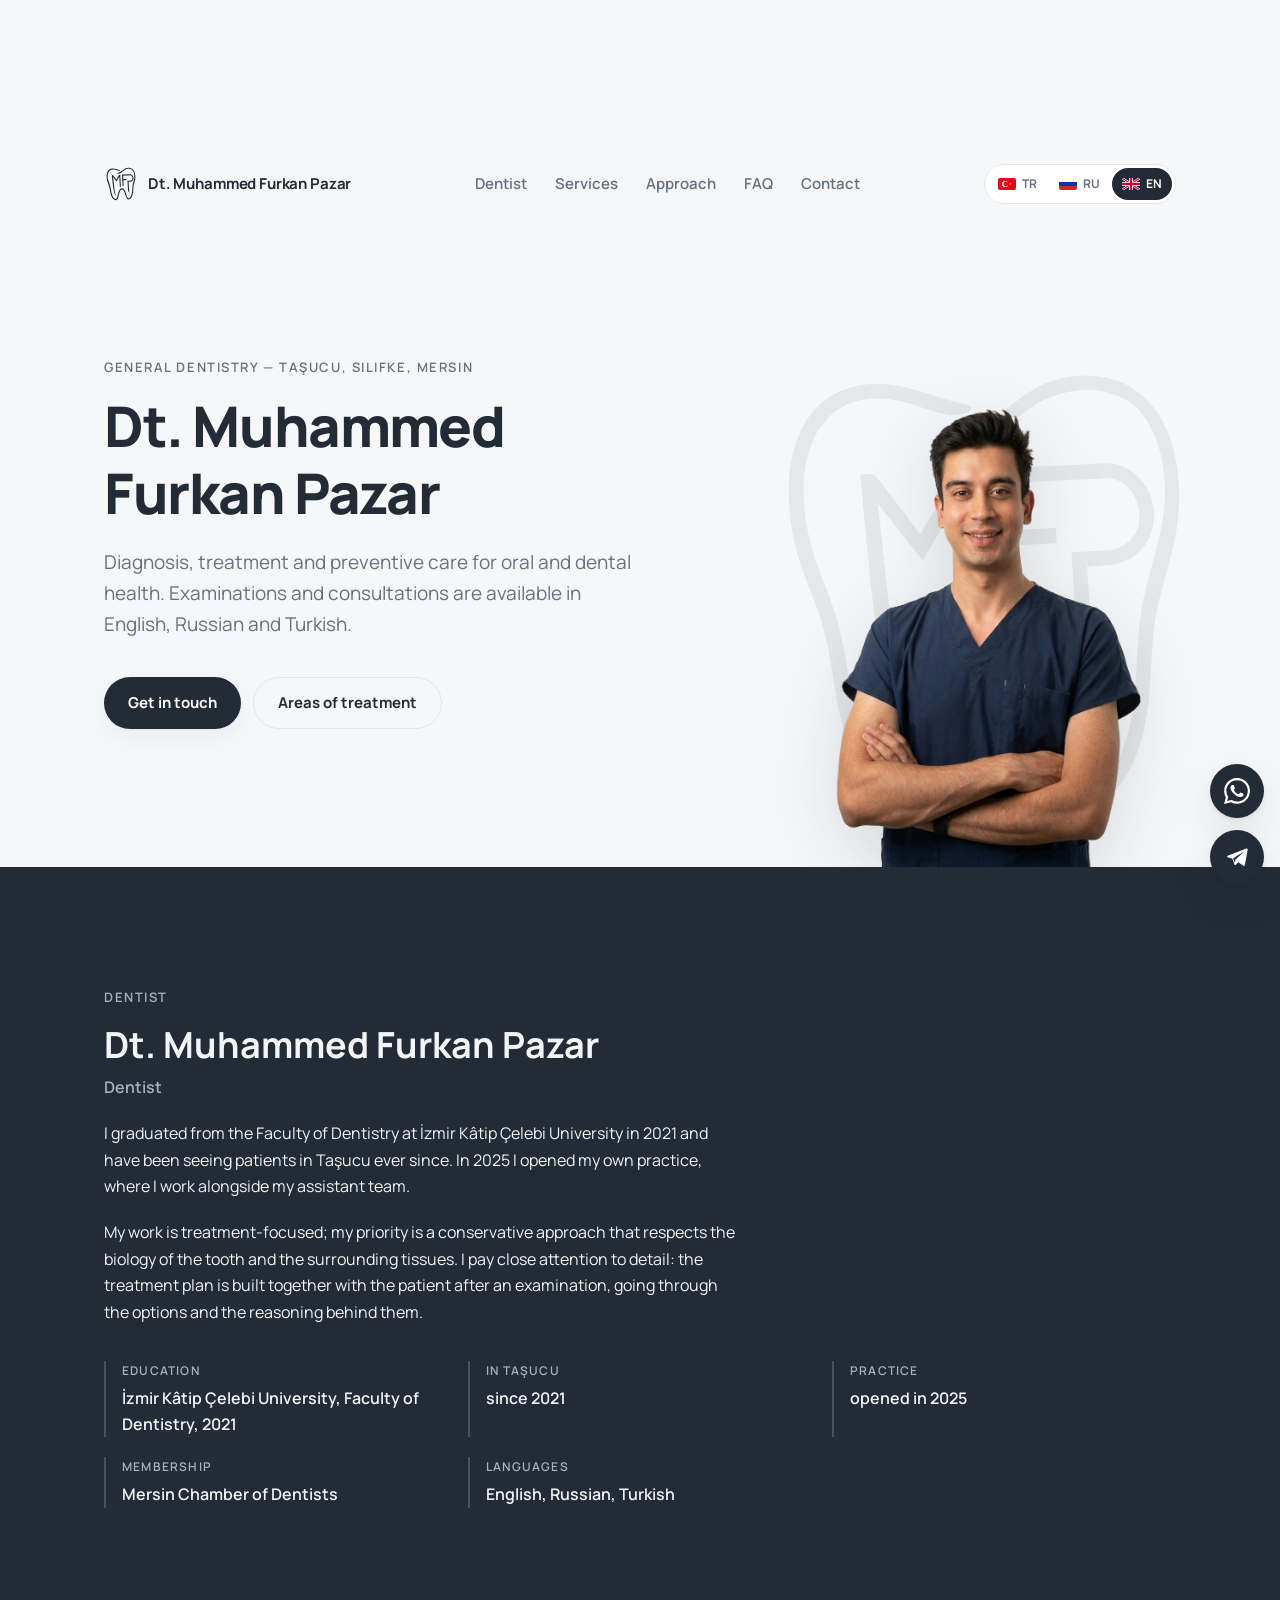
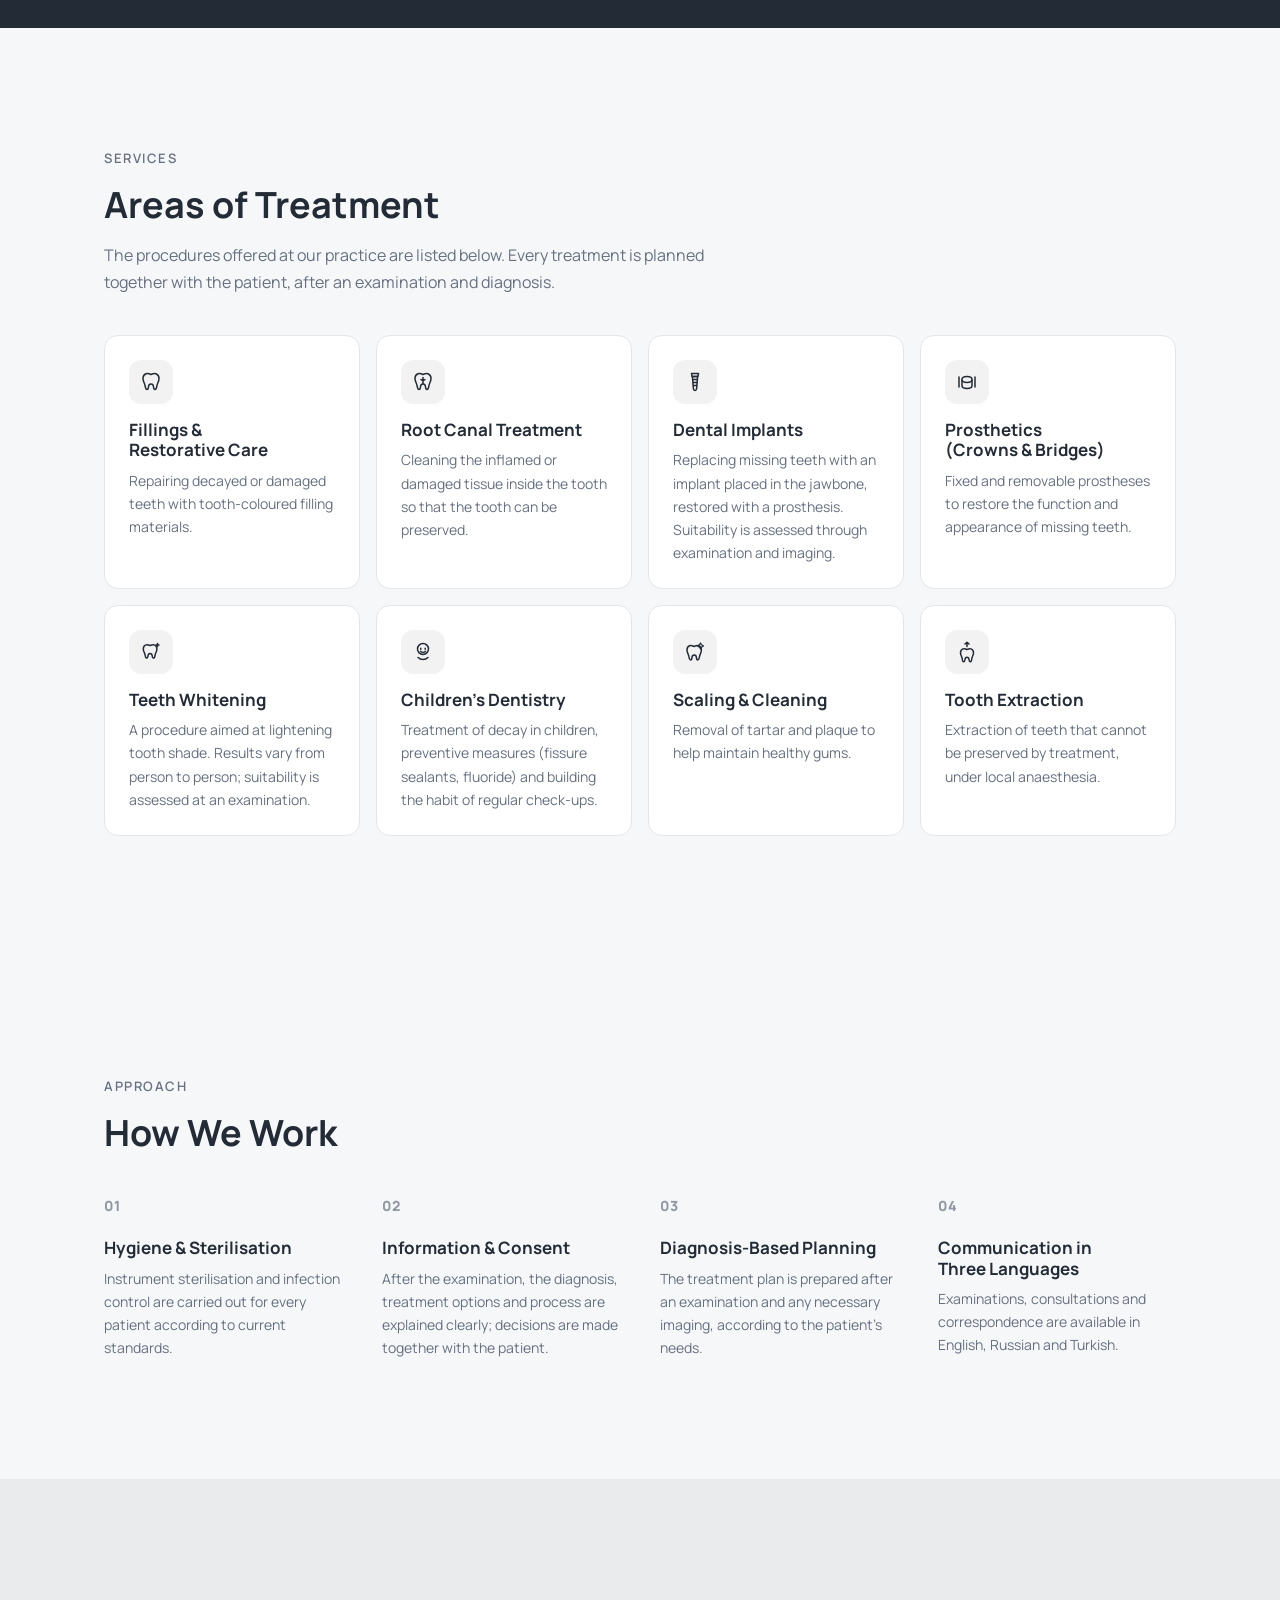
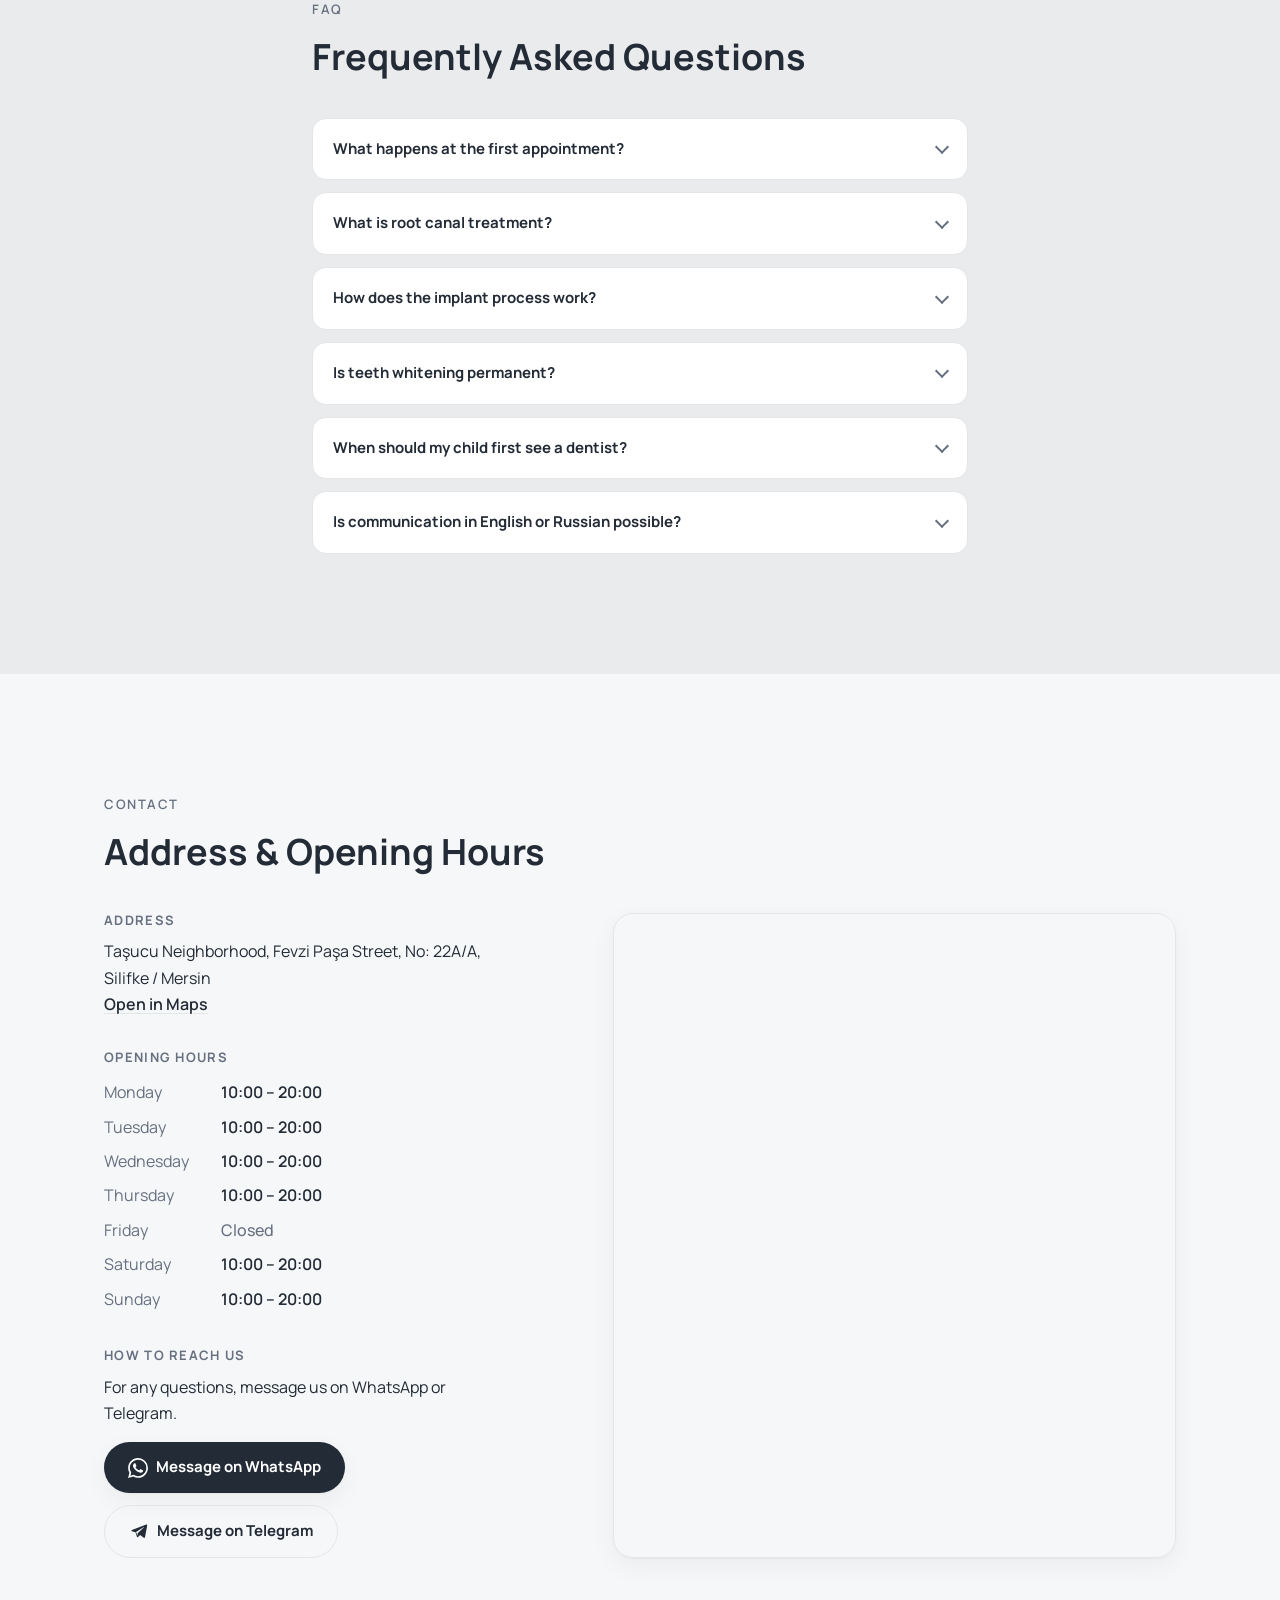
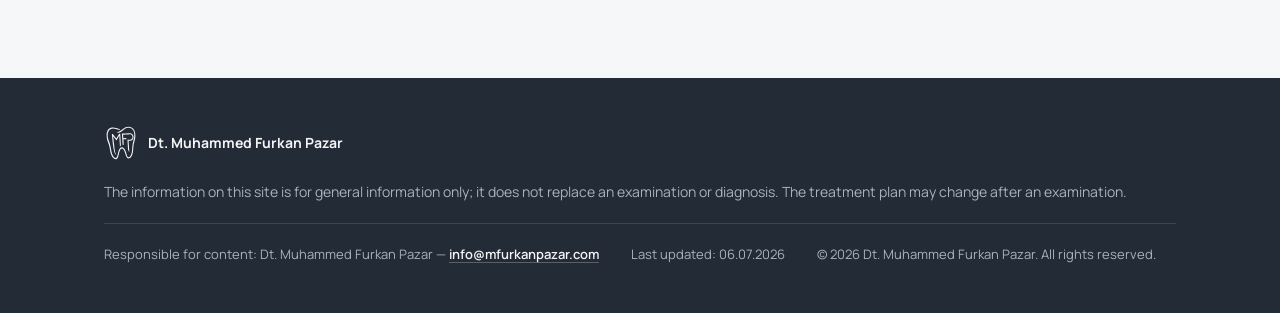
<file: index.html>
<!DOCTYPE html>
<html lang="tr">
<head>
  <meta charset="UTF-8">
  <meta name="viewport" content="width=device-width, initial-scale=1.0, viewport-fit=cover">
  <meta http-equiv="Content-Security-Policy" content="default-src 'self'; script-src 'self'; style-src 'self'; img-src 'self' data:; font-src 'self'; connect-src 'self'; frame-src https://www.google.com https://maps.google.com https://consent.google.com; base-uri 'self'; form-action 'none'; object-src 'none'">
  <meta name="referrer" content="strict-origin-when-cross-origin">
  <meta name="color-scheme" content="light">
  <meta name="theme-color" content="#232b36">

  <title>Dt. Muhammed Furkan Pazar — Diş Hekimi | Taşucu, Silifke, Mersin</title>
  <meta name="description" content="Taşucu, Silifke'de genel diş hekimliği muayenehanesi. Dolgu, kanal tedavisi, implant, protez ve koruyucu uygulamalar. Türkçe, Rusça ve İngilizce iletişim.">

  <link rel="canonical" href="https://mfurkanpazar.com/">
  <meta property="og:type" content="website">
  <meta property="og:url" content="https://mfurkanpazar.com/">
  <meta property="og:title" content="Dt. Muhammed Furkan Pazar — Diş Hekimi | Taşucu, Silifke, Mersin">
  <meta property="og:description" content="Taşucu, Silifke'de genel diş hekimliği muayenehanesi. Türkçe, Rusça ve İngilizce iletişim.">
  <meta property="og:image" content="https://mfurkanpazar.com/assets/apple-touch-icon.png">

  <link rel="icon" type="image/svg+xml" href="assets/favicon.svg">
  <link rel="icon" type="image/png" sizes="32x32" href="assets/favicon-32.png">
  <link rel="apple-touch-icon" href="assets/apple-touch-icon.png">

  <link rel="preload" href="assets/fonts/manrope-latin.woff2" as="font" type="font/woff2" crossorigin>
  <link rel="stylesheet" href="css/fonts.css">
  <link rel="stylesheet" href="css/style.css?v=20260705-2">

  <script src="js/i18n.js" defer></script>
  <script src="js/ui.js" defer></script>
</head>
<body>

  <a class="skip-link" href="#main" data-i18n="nav.skip">İçeriğe geç</a>

  <!-- ═══ SVG sprite: logo, service icons, flags, messaging icons ═══ -->
  <svg xmlns="http://www.w3.org/2000/svg" style="display:none" aria-hidden="true">
    <defs>
      <symbol id="logo" viewBox="0 0 160 160">
        <path transform="matrix(1,0,0,-1,97.3529,14.088104)" d="M0 0C-3.154-2.045-5.985-4.67-8.856-7.14-14.984-12.611-21.992-17.046-30.175-17.354-31.387-17.401-32.656-17.341-33.763-17.166-34.934-16.959-37.972-16.37-36.355-15.261-35.152-14.626-33.258-14.246-31.806-13.9-17.479-11.073-8.912 2.093 4.151 7.779 8.611 9.668 13.3 10.464 18.405 10.385 43.595 10.283 52.736-15.195 49.944-39.471 48.845-52.004 43.57-63.415 41.858-75.866 39.984-91.021 41.294-106.66 35.619-121.112 33.297-127.107 29.591-133.645 24.384-136.847 19.205-140.094 13.821-138.369 10.31-133.573 2.68-123.026 2.637-108.476-4.864-97.877-14.507-84.701-21.337-95.884-24.987-108.114-28.307-118.323-28.594-135.264-37.378-140.927-40.07-142.529-43.405-142.539-46.299-141.487-58.368-136.749-65.149-117.869-67.748-105.626-69.708-96.391-70.518-86.922-72.954-77.799-75.41-68.307-80.096-59.613-82.54-50.086-84.208-43.663-85.086-37.018-85.13-30.352-85.32-13.408-78.96 3.328-61.323 6.773-49.763 9.402-39.394 4.623-28.734 1.577-27.06 1.129-25.126 .75-23.523 .229-22.725-.04-22.166-.334-21.92-.654-20.944-2.276-25.653-3.208-27.319-3.23-30.949-3.377-34.464-2.158-37.902-1.051-69.27 11.349-84.716-10.485-78.68-42.964-76.847-53.238-72.334-62.17-69.179-71.836-64.219-86.72-64.431-102.729-58.792-117.445-56.243-124.178-50.216-135.613-43.088-136.589-37.589-136.581-35.516-129.506-34.298-124.931-31.471-114.338-29.966-100.535-23.223-91.62-17.409-84.386-8.786-84.867-3.021-91.945 3.548-99.75 6.37-109.815 9.322-119.496 10.526-123.19 11.75-127.178 14.24-130.135 19.425-136.275 25.32-129.925 28.278-124.735 35.526-112.015 35.079-96.785 36.084-82.507 36.428-77.235 36.984-72.197 38.074-67.063 40.951-53.294 46.345-41.227 45.385-26.717 44.974-19.218 43.258-11.418 39.147-5.176 38.143-3.557 37.066-2.005 35.732-.727 33.938 1.128 31.072 2.617 28.486 3.5 24.296 5.027 20.994 5.886 16.73 5.442 10.877 4.969 4.98 3.292 .056 .037"/>
        <path transform="matrix(1,0,0,-1,115.8078,69.9681)" d="M0 0 3.396-53.14 .844-48.926-2.695-41.331-5.436 4.928 7.605 5.672C12.223 6.155 16.772 9.598 17.917 14.347 18.599 19 17.913 21.902 15.465 26.045 10.67 32.117 6.076 30.488-.511 30.268-8.95 29.986-17.395 29.605-25.838 29.043L-24.752 12.717-10.869 13.374-10.529 8.092-24.424 7.352-23.1-18.655-28.195-19.005-31.597 34.135C-21.01 34.408-10.433 35.147 .168 35.547 5.604 35.752 8.997 36.715 14.159 33.843 24.604 28.033 26.63 12.136 17.152 4.23 11.99-.076 6.248 .446 0 0"/>
        <path transform="matrix(1,0,0,-1,76.3979,36.5363)" d="M0 0 3.079-55.45C2.893-57.024-.974-58.917-1.363-60.88L-4.418-10.204-5.46-10.426-17.674-31.319-33.293-11.614-26.407-73.279C-24.974-82.712-23.144-92.051-19.03-100.65-25.807-94.179-28.476-83.758-30.472-74.674-32.304-66.343-33.541-57.532-34.607-49.043-36.57-33.406-37.726-17.653-39.387-1.979-39.137-1.075-34.797-1.222-34.121-1.734L-18.517-22.164-4.926 0Z"/>
      </symbol>

      <!-- service icons: 24x24, stroke-based, minimal -->
      <symbol id="ic-tooth" viewBox="0 0 24 24">
        <path d="M12 4.5c-1.8-.9-3.6-1.4-5-.8C4.8 4.6 4 6.4 4 8.5c0 3.2 1.6 4.2 2.1 7.4.3 1.9.9 3.6 1.9 3.6s1.4-1.3 1.5-2.8c.1-1.4.7-2.7 2.5-2.7s2.4 1.3 2.5 2.7c.1 1.5.5 2.8 1.5 2.8s1.6-1.7 1.9-3.6C18.4 12.7 20 11.7 20 8.5c0-2.1-.8-3.9-3-4.8-1.4-.6-3.2-.1-5 .8Z" fill="none" stroke="currentColor" stroke-width="1.5" stroke-linejoin="round"/>
      </symbol>
      <symbol id="ic-root" viewBox="0 0 24 24">
        <path d="M12 4.5c-1.8-.9-3.6-1.4-5-.8C4.8 4.6 4 6.4 4 8.5c0 3.2 1.6 4.2 2.1 7.4.3 1.9.9 3.6 1.9 3.6s1.4-1.3 1.5-2.8c.1-1.4.7-2.7 2.5-2.7s2.4 1.3 2.5 2.7c.1 1.5.5 2.8 1.5 2.8s1.6-1.7 1.9-3.6C18.4 12.7 20 11.7 20 8.5c0-2.1-.8-3.9-3-4.8-1.4-.6-3.2-.1-5 .8Z" fill="none" stroke="currentColor" stroke-width="1.5" stroke-linejoin="round"/>
        <path d="M12 7.5v6M10 9.5l2 1.5 2-1.5" fill="none" stroke="currentColor" stroke-width="1.5" stroke-linecap="round" stroke-linejoin="round"/>
      </symbol>
      <symbol id="ic-implant" viewBox="0 0 24 24">
        <path d="M8.5 3.5h7l-.6 3h-5.8l-.6-3Z" fill="none" stroke="currentColor" stroke-width="1.5" stroke-linejoin="round"/>
        <path d="M9.4 6.5h5.2l-1 12.2c-.1 1-.7 1.8-1.6 1.8s-1.5-.8-1.6-1.8L9.4 6.5Z" fill="none" stroke="currentColor" stroke-width="1.5" stroke-linejoin="round"/>
        <path d="M9.8 9.5h4.4M10.1 12.5h3.8M10.4 15.5h3.2" stroke="currentColor" stroke-width="1.5" stroke-linecap="round"/>
      </symbol>
      <symbol id="ic-crown" viewBox="0 0 24 24">
        <path d="M7 9.5c0-1.7 2.2-3 5-3s5 1.3 5 3v6c0 1.7-2.2 3-5 3s-5-1.3-5-3v-6Z" fill="none" stroke="currentColor" stroke-width="1.5"/>
        <path d="M7 9.5c0 1.7 2.2 3 5 3s5-1.3 5-3" fill="none" stroke="currentColor" stroke-width="1.5"/>
        <path d="M4 7v10M20 7v10" stroke="currentColor" stroke-width="1.5" stroke-linecap="round"/>
      </symbol>
      <symbol id="ic-sparkle" viewBox="0 0 24 24">
        <path d="M11 5.5c-1.5-.7-3-1.1-4.2-.6C5 5.6 4.3 7.1 4.3 8.9c0 2.7 1.4 3.5 1.8 6.2.3 1.6.8 3 1.6 3s1.2-1.1 1.3-2.3c.1-1.2.6-2.3 2.1-2.3s2 1.1 2.1 2.3c.1 1.2.5 2.3 1.3 2.3s1.4-1.4 1.6-3c.4-2.7 1.8-3.5 1.8-6.2 0-1.8-.7-3.3-2.5-4-1.2-.5-2.7-.1-4.4.6Z" fill="none" stroke="currentColor" stroke-width="1.5" stroke-linejoin="round"/>
        <path d="M18.5 3.5v3M17 5h3" stroke="currentColor" stroke-width="1.5" stroke-linecap="round"/>
      </symbol>
      <symbol id="ic-child" viewBox="0 0 24 24">
        <circle cx="12" cy="9" r="5.5" fill="none" stroke="currentColor" stroke-width="1.5"/>
        <path d="M9.8 8.2v1M14.2 8.2v1" stroke="currentColor" stroke-width="1.5" stroke-linecap="round"/>
        <path d="M9.5 11.2c.7.8 1.5 1.2 2.5 1.2s1.8-.4 2.5-1.2" fill="none" stroke="currentColor" stroke-width="1.5" stroke-linecap="round"/>
        <path d="M7 17.5c1.4 1.3 3 2 5 2s3.6-.7 5-2" fill="none" stroke="currentColor" stroke-width="1.5" stroke-linecap="round"/>
      </symbol>
      <symbol id="ic-clean" viewBox="0 0 24 24">
        <path d="M11 6.5c-1.6-.8-3.2-1.2-4.5-.7C4.6 6.6 4 8.2 4 10c0 2.9 1.5 3.8 1.9 6.7.3 1.7.8 3.2 1.7 3.2s1.3-1.2 1.4-2.5c.1-1.3.6-2.4 2.2-2.4s2.1 1.1 2.2 2.4c.1 1.3.5 2.5 1.4 2.5s1.4-1.5 1.7-3.2c.4-2.9 1.9-3.8 1.9-6.7 0-1.8-.6-3.4-2.5-4.2-1.3-.5-2.9-.1-4.9.7Z" fill="none" stroke="currentColor" stroke-width="1.5" stroke-linejoin="round"/>
        <path d="M17.5 3l1 1.8L20.5 6l-2 1.2-1 1.8-1-1.8L14.5 6l2-1.2 1-1.8Z" fill="none" stroke="currentColor" stroke-width="1.2" stroke-linejoin="round"/>
      </symbol>
      <symbol id="ic-extract" viewBox="0 0 24 24">
        <path d="M12 9.5c-1.5-.7-3-1.1-4.1-.6-1.8.7-2.4 2.2-2.4 3.9 0 2.6 1.3 3.4 1.7 6 .2 1.5.7 2.9 1.5 2.9s1.2-1 1.3-2.2c.1-1.2.5-2.2 2-2.2s1.9 1 2 2.2c.1 1.2.4 2.2 1.3 2.2s1.3-1.4 1.5-2.9c.4-2.6 1.7-3.4 1.7-6 0-1.7-.6-3.2-2.4-3.9-1.1-.5-2.6-.1-4.1.6Z" fill="none" stroke="currentColor" stroke-width="1.5" stroke-linejoin="round"/>
        <path d="M12 6.5V2.5M10 4l2-1.8L14 4" fill="none" stroke="currentColor" stroke-width="1.5" stroke-linecap="round" stroke-linejoin="round"/>
      </symbol>

      <!-- messaging icons -->
      <symbol id="ic-whatsapp" viewBox="0 0 24 24">
        <path d="M17.472 14.382c-.297-.149-1.758-.867-2.03-.967-.273-.099-.471-.148-.67.15-.197.297-.767.966-.94 1.164-.173.199-.347.223-.644.075-.297-.15-1.255-.463-2.39-1.475-.883-.788-1.48-1.761-1.653-2.059-.173-.297-.018-.458.13-.606.134-.133.298-.347.446-.52.149-.174.198-.298.298-.497.099-.198.05-.371-.025-.52-.075-.149-.669-1.612-.916-2.207-.242-.579-.487-.5-.669-.51-.173-.008-.371-.01-.57-.01-.198 0-.52.074-.792.372-.272.297-1.04 1.016-1.04 2.479 0 1.462 1.065 2.875 1.213 3.074.149.198 2.096 3.2 5.077 4.487.709.306 1.262.489 1.694.625.712.227 1.36.195 1.871.118.571-.085 1.758-.719 2.006-1.413.248-.694.248-1.289.173-1.413-.074-.124-.272-.198-.57-.347m-5.421 7.403h-.004a9.87 9.87 0 0 1-5.031-1.378l-.361-.214-3.741.982.998-3.648-.235-.374a9.86 9.86 0 0 1-1.51-5.26c.001-5.45 4.436-9.884 9.888-9.884 2.64 0 5.122 1.03 6.988 2.898a9.825 9.825 0 0 1 2.893 6.994c-.003 5.45-4.437 9.884-9.885 9.884m8.413-18.297A11.815 11.815 0 0 0 12.05 0C5.495 0 .16 5.335.157 11.892c0 2.096.547 4.142 1.588 5.945L.057 24l6.305-1.654a11.882 11.882 0 0 0 5.683 1.448h.005c6.554 0 11.89-5.335 11.893-11.893a11.821 11.821 0 0 0-3.48-8.413Z" fill="currentColor"/>
      </symbol>
      <symbol id="ic-telegram" viewBox="0 0 24 24">
        <path d="M20.7 4.2 3.5 10.8c-.8.3-.8 1.1-.1 1.4l4.4 1.4 1.7 5.2c.2.6.9.8 1.4.3l2.4-2.3 4.5 3.3c.5.4 1.2.1 1.4-.5l2.6-13.9c.2-1-.5-1.7-1.1-1.5ZM8.5 13.2l9.3-5.9c.2-.1.4.1.2.3l-7.6 7-.3 3-1.6-4.4Z" fill="currentColor"/>
      </symbol>

      <!-- flags -->
      <symbol id="flag-tr" viewBox="0 0 24 16">
        <rect width="24" height="16" fill="#E30A17"/>
        <circle cx="9.5" cy="8" r="4" fill="#fff"/>
        <circle cx="10.5" cy="8" r="3.2" fill="#E30A17"/>
        <path d="m15.2 8 2.6.85-1.6-2.2v2.7l1.6-2.2Z" fill="#fff"/>
      </symbol>
      <symbol id="flag-ru" viewBox="0 0 24 16">
        <rect width="24" height="16" fill="#fff"/>
        <rect y="5.33" width="24" height="5.34" fill="#0039A6"/>
        <rect y="10.67" width="24" height="5.33" fill="#D52B1E"/>
      </symbol>
      <symbol id="flag-en" viewBox="0 0 24 16">
        <rect width="24" height="16" fill="#012169"/>
        <path d="M0 0l24 16M24 0L0 16" stroke="#fff" stroke-width="3.2"/>
        <path d="M0 0l24 16M24 0L0 16" stroke="#C8102E" stroke-width="1.6"/>
        <path d="M12 0v16M0 8h24" stroke="#fff" stroke-width="5.4"/>
        <path d="M12 0v16M0 8h24" stroke="#C8102E" stroke-width="3.2"/>
      </symbol>
    </defs>
  </svg>

  <!-- ═══ Header ═══ -->
  <header class="header" id="top">
    <div class="container header-inner">
      <a href="#top" class="brand" aria-label="Dt. Muhammed Furkan Pazar">
        <svg class="brand-mark" aria-hidden="true"><use href="#logo"/></svg>
        <span class="brand-name">Dt. Muhammed Furkan Pazar</span>
      </a>

      <nav class="nav" id="site-nav" aria-label="Site">
        <a href="#doctor" data-i18n="nav.doctor">Hekim</a>
        <a href="#services" data-i18n="nav.services">Hizmetler</a>
        <a href="#approach" data-i18n="nav.approach">Yaklaşım</a>
        <a href="#faq" data-i18n="nav.faq">SSS</a>
        <a href="#contact" data-i18n="nav.contact">İletişim</a>
      </nav>

      <div class="header-right">
        <div class="lang-switch" role="group" aria-label="Language">
          <button type="button" data-lang="tr" aria-pressed="false" lang="tr" title="Türkçe">
            <svg class="flag" aria-hidden="true"><use href="#flag-tr"/></svg><span>TR</span>
          </button>
          <button type="button" data-lang="ru" aria-pressed="false" lang="ru" title="Русский">
            <svg class="flag" aria-hidden="true"><use href="#flag-ru"/></svg><span>RU</span>
          </button>
          <button type="button" data-lang="en" aria-pressed="false" lang="en" title="English">
            <svg class="flag" aria-hidden="true"><use href="#flag-en"/></svg><span>EN</span>
          </button>
        </div>
        <button type="button" class="nav-toggle" aria-expanded="false" aria-controls="site-nav" aria-label="Menu">
          <span></span><span></span>
        </button>
      </div>
    </div>
  </header>

  <main id="main">
    <!-- ═══ Hero ═══ -->
    <section class="hero">
      <div class="container hero-inner">
        <div class="hero-text">
          <p class="eyebrow" data-i18n="hero.eyebrow">Genel Diş Hekimliği — Taşucu, Silifke, Mersin</p>
          <h1 data-i18n="hero.title">Dt. Muhammed Furkan Pazar</h1>
          <p class="lead" data-i18n="hero.lead">Ağız ve diş sağlığında tanı, tedavi ve koruyucu hekimlik hizmetleri.</p>
          <div class="hero-cta">
            <a class="btn btn-solid" href="#contact" data-i18n="hero.cta_contact">İletişime geçin</a>
            <a class="btn btn-ghost" href="#services" data-i18n="hero.cta_services">Hizmet alanları</a>
          </div>
        </div>
        <div class="hero-visual">
          <svg class="hero-watermark" aria-hidden="true"><use href="#logo"/></svg>
          <img class="hero-photo" src="assets/photos/hekim.webp?v=20260706-1" width="420" height="560"
               fetchpriority="high" data-i18n-attr="alt:hero.photo_alt"
               alt="Dt. Muhammed Furkan Pazar — portre">
        </div>
      </div>
    </section>

    <!-- ═══ Doctor / Biography ═══ -->
    <section class="section section-dark" id="doctor">
      <div class="container doctor-inner">
        <div class="doctor-text">
          <p class="eyebrow" data-i18n="doctor.eyebrow">Hekim</p>
          <h2 data-i18n="doctor.title">Dt. Muhammed Furkan Pazar</h2>
          <p class="doctor-role" data-i18n="doctor.role">Diş Hekimi</p>
          <p class="doctor-bio" data-i18n="doctor.bio"></p>
          <p class="doctor-bio" data-i18n="doctor.bio2"></p>
          <dl class="doctor-facts">
            <div><dt data-i18n="doctor.fact_edu_label">Mezuniyet</dt><dd data-i18n="doctor.fact_edu"></dd></div>
            <div><dt data-i18n="doctor.fact_local_label">Taşucu'da</dt><dd data-i18n="doctor.fact_local"></dd></div>
            <div><dt data-i18n="doctor.fact_clinic_label">Muayenehane</dt><dd data-i18n="doctor.fact_clinic"></dd></div>
            <div><dt data-i18n="doctor.fact_chamber_label">Oda Üyeliği</dt><dd data-i18n="doctor.fact_chamber"></dd></div>
            <div><dt data-i18n="doctor.fact_lang_label">İletişim Dilleri</dt><dd data-i18n="doctor.fact_lang"></dd></div>
          </dl>
        </div>
      </div>
    </section>

    <!-- ═══ Services ═══ -->
    <section class="section" id="services">
      <div class="container">
        <p class="eyebrow" data-i18n="services.eyebrow">Hizmetler</p>
        <h2 data-i18n="services.title">Hizmet Alanları</h2>
        <p class="section-intro" data-i18n="services.intro">Muayenehanemizde sunulan uygulamalar aşağıdadır.</p>

        <div class="cards">
          <article class="card">
            <span class="card-icon"><svg aria-hidden="true"><use href="#ic-tooth"/></svg></span>
            <h3 data-i18n="services.filling.title">Dolgu ve Restoratif Tedavi</h3>
            <p data-i18n="services.filling.desc"></p>
          </article>
          <article class="card">
            <span class="card-icon"><svg aria-hidden="true"><use href="#ic-root"/></svg></span>
            <h3 data-i18n="services.root.title">Kanal Tedavisi</h3>
            <p data-i18n="services.root.desc"></p>
          </article>
          <article class="card">
            <span class="card-icon"><svg aria-hidden="true"><use href="#ic-implant"/></svg></span>
            <h3 data-i18n="services.implant.title">İmplant</h3>
            <p data-i18n="services.implant.desc"></p>
          </article>
          <article class="card">
            <span class="card-icon"><svg aria-hidden="true"><use href="#ic-crown"/></svg></span>
            <h3 data-i18n="services.prosthesis.title">Protez</h3>
            <p data-i18n="services.prosthesis.desc"></p>
          </article>
          <article class="card">
            <span class="card-icon"><svg aria-hidden="true"><use href="#ic-sparkle"/></svg></span>
            <h3 data-i18n="services.whitening.title">Diş Beyazlatma</h3>
            <p data-i18n="services.whitening.desc"></p>
          </article>
          <article class="card">
            <span class="card-icon"><svg aria-hidden="true"><use href="#ic-child"/></svg></span>
            <h3 data-i18n="services.pediatric.title">Çocuk Diş Hekimliği</h3>
            <p data-i18n="services.pediatric.desc"></p>
          </article>
          <article class="card">
            <span class="card-icon"><svg aria-hidden="true"><use href="#ic-clean"/></svg></span>
            <h3 data-i18n="services.cleaning.title">Diş Taşı Temizliği</h3>
            <p data-i18n="services.cleaning.desc"></p>
          </article>
          <article class="card">
            <span class="card-icon"><svg aria-hidden="true"><use href="#ic-extract"/></svg></span>
            <h3 data-i18n="services.extraction.title">Diş Çekimi</h3>
            <p data-i18n="services.extraction.desc"></p>
          </article>
        </div>
      </div>
    </section>

    <!-- ═══ Approach (in place of testimonials — see docs/COMPLIANCE.md) ═══ -->
    <section class="section" id="approach">
      <div class="container">
        <p class="eyebrow" data-i18n="approach.eyebrow">Yaklaşım</p>
        <h2 data-i18n="approach.title">Çalışma İlkelerimiz</h2>
        <ol class="principles">
          <li>
            <h3 data-i18n="approach.item1_title"></h3>
            <p data-i18n="approach.item1_desc"></p>
          </li>
          <li>
            <h3 data-i18n="approach.item2_title"></h3>
            <p data-i18n="approach.item2_desc"></p>
          </li>
          <li>
            <h3 data-i18n="approach.item3_title"></h3>
            <p data-i18n="approach.item3_desc"></p>
          </li>
          <li>
            <h3 data-i18n="approach.item4_title"></h3>
            <p data-i18n="approach.item4_desc"></p>
          </li>
        </ol>
      </div>
    </section>

    <!-- ═══ FAQ ═══ -->
    <section class="section section-tint" id="faq">
      <div class="container container-narrow">
        <p class="eyebrow" data-i18n="faq.eyebrow">SSS</p>
        <h2 data-i18n="faq.title">Sık Sorulan Sorular</h2>
        <div class="faq-list">
          <details>
            <summary data-i18n="faq.q1"></summary>
            <p data-i18n="faq.a1"></p>
          </details>
          <details>
            <summary data-i18n="faq.q2"></summary>
            <p data-i18n="faq.a2"></p>
          </details>
          <details>
            <summary data-i18n="faq.q3"></summary>
            <p data-i18n="faq.a3"></p>
          </details>
          <details>
            <summary data-i18n="faq.q4"></summary>
            <p data-i18n="faq.a4"></p>
          </details>
          <details>
            <summary data-i18n="faq.q5"></summary>
            <p data-i18n="faq.a5"></p>
          </details>
          <details>
            <summary data-i18n="faq.q6"></summary>
            <p data-i18n="faq.a6"></p>
          </details>
        </div>
      </div>
    </section>

    <!-- ═══ Contact ═══ -->
    <section class="section" id="contact">
      <div class="container">
        <p class="eyebrow" data-i18n="contact.eyebrow">İletişim</p>
        <h2 data-i18n="contact.title">Adres ve Çalışma Saatleri</h2>

        <div class="contact-grid">
          <div class="contact-info">
            <div class="contact-block">
              <h3 data-i18n="contact.address_label">Adres</h3>
              <p data-i18n="contact.address">Taşucu Mahallesi, Fevzi Paşa Sokak, No: 22A/A, Silifke / Mersin</p>
              <a class="text-link" href="https://maps.app.goo.gl/Kw6MkW7ue3kJLfRP6" target="_blank" rel="noopener" data-i18n="contact.map_link">Haritada aç</a>
            </div>

            <div class="contact-block">
              <h3 data-i18n="contact.hours_label">Çalışma Saatleri</h3>
              <table class="hours">
                <tr>
                  <td data-i18n="contact.day_mon">Pazartesi</td>
                  <td data-i18n="contact.hours_open">10:00 – 20:00</td>
                </tr>
                <tr>
                  <td data-i18n="contact.day_tue">Salı</td>
                  <td data-i18n="contact.hours_open">10:00 – 20:00</td>
                </tr>
                <tr>
                  <td data-i18n="contact.day_wed">Çarşamba</td>
                  <td data-i18n="contact.hours_open">10:00 – 20:00</td>
                </tr>
                <tr>
                  <td data-i18n="contact.day_thu">Perşembe</td>
                  <td data-i18n="contact.hours_open">10:00 – 20:00</td>
                </tr>
                <tr class="hours-closed">
                  <td data-i18n="contact.day_fri">Cuma</td>
                  <td data-i18n="contact.hours_closed">Kapalı</td>
                </tr>
                <tr>
                  <td data-i18n="contact.day_sat">Cumartesi</td>
                  <td data-i18n="contact.hours_open">10:00 – 20:00</td>
                </tr>
                <tr>
                  <td data-i18n="contact.day_sun">Pazar</td>
                  <td data-i18n="contact.hours_open">10:00 – 20:00</td>
                </tr>
              </table>
            </div>

            <div class="contact-block">
              <h3 data-i18n="contact.reach_label">Ulaşım</h3>
              <p data-i18n="contact.reach_desc">Sorularınız için WhatsApp veya Telegram üzerinden yazabilirsiniz.</p>
              <div class="contact-buttons">
                <a class="btn btn-solid btn-icon" href="https://wa.me/905550514455" target="_blank" rel="noopener">
                  <svg aria-hidden="true"><use href="#ic-whatsapp"/></svg>
                  <span data-i18n="contact.whatsapp">WhatsApp ile yazın</span>
                </a>
                <a class="btn btn-ghost btn-icon" href="https://t.me/+905550514455" target="_blank" rel="noopener">
                  <svg aria-hidden="true"><use href="#ic-telegram"/></svg>
                  <span data-i18n="contact.telegram">Telegram ile yazın</span>
                </a>
              </div>
            </div>
          </div>

          <div class="contact-map">
            <iframe
              src="https://www.google.com/maps?q=Di%C5%9F+Hekimi+Muhammed+Furkan+PAZAR,+Ta%C5%9Fucu,+Silifke&amp;ll=36.3225981,33.8816941&amp;z=16&amp;output=embed&amp;hl=tr"
              loading="lazy"
              referrerpolicy="no-referrer-when-downgrade"
              allowfullscreen
              data-i18n-attr="title:contact.map_title"
              title="Muayenehane konumu — Google Haritalar"></iframe>
          </div>
        </div>
      </div>
    </section>
  </main>

  <!-- ═══ Footer ═══ -->
  <footer class="footer">
    <div class="container footer-inner">
      <div class="footer-brand">
        <svg class="brand-mark" aria-hidden="true"><use href="#logo"/></svg>
        <span>Dt. Muhammed Furkan Pazar</span>
      </div>
      <p class="footer-disclaimer" data-i18n="footer.disclaimer">Bu sitedeki bilgiler bilgilendirme amaçlıdır; muayene ve tanının yerine geçmez.</p>
      <p class="footer-meta">
        <span><span data-i18n="footer.responsible_label">İçerikten sorumlu</span>: Dt. Muhammed Furkan Pazar — <a class="text-link" href="mailto:info@mfurkanpazar.com">info@mfurkanpazar.com</a></span>
        <span><span data-i18n="footer.updated_label">Son güncelleme</span>: <time datetime="2026-07-06">06.07.2026</time></span>
        <span>© <span id="year">2026</span> Dt. Muhammed Furkan Pazar. <span data-i18n="footer.rights">Tüm hakları saklıdır.</span></span>
      </p>
    </div>
  </footer>

  <!-- ═══ Floating contact buttons ═══ -->
  <div class="floating" aria-label="Contact">
    <a class="float-btn" href="https://wa.me/905550514455" target="_blank" rel="noopener" data-i18n-attr="aria-label:floating.whatsapp;title:floating.whatsapp">
      <svg aria-hidden="true"><use href="#ic-whatsapp"/></svg>
    </a>
    <a class="float-btn" href="https://t.me/+905550514455" target="_blank" rel="noopener" data-i18n-attr="aria-label:floating.telegram;title:floating.telegram">
      <svg aria-hidden="true"><use href="#ic-telegram"/></svg>
    </a>
  </div>

</body>
</html>
</file>
<file: css/fonts.css>
@font-face {
  font-family: 'Manrope';
  font-style: normal;
  font-weight: 200 800;
  font-display: swap;
  src: url('../assets/fonts/manrope-cyrillic-ext.woff2') format('woff2');
  unicode-range: U+0460-052F, U+1C80-1C8A, U+20B4, U+2DE0-2DFF, U+A640-A69F, U+FE2E-FE2F;
}
@font-face {
  font-family: 'Manrope';
  font-style: normal;
  font-weight: 200 800;
  font-display: swap;
  src: url('../assets/fonts/manrope-cyrillic.woff2') format('woff2');
  unicode-range: U+0301, U+0400-045F, U+0490-0491, U+04B0-04B1, U+2116;
}
@font-face {
  font-family: 'Manrope';
  font-style: normal;
  font-weight: 200 800;
  font-display: swap;
  src: url('../assets/fonts/manrope-latin-ext.woff2') format('woff2');
  unicode-range: U+0100-02BA, U+02BD-02C5, U+02C7-02CC, U+02CE-02D7, U+02DD-02FF, U+0304, U+0308, U+0329, U+1D00-1DBF, U+1E00-1E9F, U+1EF2-1EFF, U+2020, U+20A0-20AB, U+20AD-20C0, U+2113, U+2C60-2C7F, U+A720-A7FF;
}
@font-face {
  font-family: 'Manrope';
  font-style: normal;
  font-weight: 200 800;
  font-display: swap;
  src: url('../assets/fonts/manrope-latin.woff2') format('woff2');
  unicode-range: U+0000-00FF, U+0131, U+0152-0153, U+02BB-02BC, U+02C6, U+02DA, U+02DC, U+0304, U+0308, U+0329, U+2000-206F, U+20AC, U+2122, U+2191, U+2193, U+2212, U+2215, U+FEFF, U+FFFD;
}
</file>
<file: css/style.css>
/* ═══════════════════════════════════════════════════════════
   Dt. Muhammed Furkan Pazar — style.css
   Mobil öncelikli; genişletmeler min-width media query ile.
   Palet: yalnızca antrasit + beyaz/gri (vurgu rengi yok).
   ═══════════════════════════════════════════════════════════ */

:root {
  /* renk */
  --ink: #232b36;          /* antrasit — logo rengi */
  --ink-soft: #39424e;
  --ink-faint: #232b360f;  /* %6 antrasit — zemin tonu */
  --bg: #f6f7f8;
  --surface: #ffffff;
  --line: #e3e6e9;
  --muted: #667080;
  --on-dark: #f2f4f6;
  --on-dark-muted: #a9b2bc;

  /* tipografi */
  --font: 'Manrope', system-ui, -apple-system, 'Segoe UI', sans-serif;
  --fs-hero: clamp(2rem, 6.5vw, 3.5rem);
  --fs-h2: clamp(1.5rem, 4vw, 2.25rem);
  --fs-h3: 1.0625rem;
  --fs-body: 1rem;
  --fs-small: 0.875rem;

  /* ritim */
  --space-section: clamp(4rem, 10vw, 7.5rem);
  --radius: 14px;
  --radius-lg: 20px;
  --container: 72rem;

  --shadow-soft: 0 1px 2px #232b360a, 0 8px 24px #232b360d;
  --shadow-lift: 0 2px 4px #232b3612, 0 16px 40px #232b361a;
}

/* ── reset ── */
*, *::before, *::after { box-sizing: border-box; }
* { margin: 0; }

html {
  scroll-behavior: smooth;
  scroll-padding-top: 5rem;
  -webkit-text-size-adjust: 100%;
}

body {
  font-family: var(--font);
  font-size: var(--fs-body);
  line-height: 1.65;
  color: var(--ink);
  background: var(--bg);
  -webkit-font-smoothing: antialiased;
}

img, svg { display: block; }
a { color: inherit; }

h1, h2, h3 { line-height: 1.2; text-wrap: balance; font-weight: 700; }

@media (prefers-reduced-motion: reduce) {
  html { scroll-behavior: auto; }
  *, *::before, *::after { transition: none !important; animation: none !important; }
}

:focus-visible {
  outline: 2px solid var(--ink);
  outline-offset: 3px;
  border-radius: 4px;
}

/* ── skip link ── */
.skip-link {
  position: absolute;
  top: -100%;
  left: 1rem;
  z-index: 100;
  background: var(--ink);
  color: #fff;
  font-weight: 600;
  padding: 0.625rem 1rem;
  border-radius: 0 0 var(--radius) var(--radius);
  text-decoration: none;
}
.skip-link:focus { top: 0; }

/* ── layout ── */
.container {
  width: 100%;
  max-width: var(--container);
  margin-inline: auto;
  padding-inline: clamp(1.25rem, 5vw, 2.5rem);
}
.container-narrow { max-width: 46rem; }

.section { padding-block: var(--space-section); }
.section-tint { background: var(--ink-faint); }

.eyebrow {
  font-size: 0.8125rem;
  font-weight: 600;
  letter-spacing: 0.12em;
  text-transform: uppercase;
  color: var(--muted);
  margin-bottom: 0.875rem;
}

.section h2 { font-size: var(--fs-h2); margin-bottom: 1rem; }

.section-intro {
  color: var(--muted);
  max-width: 38rem;
  margin-bottom: 2.5rem;
}

/* ── 404 ── */
.notfound {
  min-height: 100svh;
  display: grid;
  place-content: center;
  text-align: center;
  gap: 1rem;
  padding: 2rem;
}
.notfound img { width: 5rem; height: 5rem; margin-inline: auto; opacity: 0.35; }
.notfound h1 { font-size: 1.5rem; }
.notfound p { color: var(--muted); }

/* ── header ── */
.header {
  position: sticky;
  top: 0;
  z-index: 50;
  background: #f6f7f8d9;
  -webkit-backdrop-filter: blur(12px);
  backdrop-filter: blur(12px);
  border-bottom: 1px solid transparent;
  transition: border-color 0.25s ease;
}
.header.is-scrolled { border-bottom-color: var(--line); }

.header-inner {
  display: flex;
  align-items: center;
  justify-content: space-between;
  gap: 1rem;
  min-height: 4.25rem;
}

.brand {
  display: flex;
  align-items: center;
  gap: 0.625rem;
  text-decoration: none;
  min-width: 0;
}
.brand-mark { width: 2.125rem; height: 2.125rem; color: var(--ink); flex-shrink: 0; }
.brand-name {
  font-weight: 700;
  font-size: 0.9375rem;
  letter-spacing: -0.01em;
  white-space: nowrap;
  display: none; /* dar ekranda yalnızca logo işareti */
}

/* logo sembolü fill'i ebeveynin color'ından alır */
.brand-mark, .hero-mark svg, .doctor-mark svg { fill: currentColor; }

.header-right { display: flex; align-items: center; gap: 0.75rem; }

/* dil seçici */
.lang-switch {
  display: flex;
  background: var(--surface);
  border: 1px solid var(--line);
  border-radius: 999px;
  padding: 0.1875rem;
  gap: 0.125rem;
}
.lang-switch button {
  display: flex;
  align-items: center;
  gap: 0.375rem;
  border: 0;
  background: transparent;
  font: inherit;
  font-size: 0.75rem;
  font-weight: 700;
  color: var(--muted);
  padding: 0.375rem 0.625rem;
  border-radius: 999px;
  cursor: pointer;
  transition: background 0.15s ease, color 0.15s ease;
}
.lang-switch button:hover { color: var(--ink); }
.lang-switch button[aria-pressed="true"] {
  background: var(--ink);
  color: #fff;
}
.flag { width: 1.125rem; height: 0.75rem; border-radius: 2px; }

/* nav — mobilde açılır panel */
.nav {
  position: absolute;
  top: 100%;
  left: 0;
  right: 0;
  display: none;
  flex-direction: column;
  background: var(--surface);
  border-bottom: 1px solid var(--line);
  padding: 0.75rem clamp(1.25rem, 5vw, 2.5rem) 1.25rem;
  box-shadow: var(--shadow-soft);
}
.nav.is-open { display: flex; }
.nav a {
  text-decoration: none;
  font-weight: 600;
  font-size: 1rem;
  color: var(--ink-soft);
  padding: 0.75rem 0;
  border-bottom: 1px solid var(--line);
}
.nav a:last-child { border-bottom: 0; }
.nav a:hover { color: var(--ink); }

.nav-toggle {
  display: inline-flex;
  flex-direction: column;
  justify-content: center;
  gap: 5px;
  width: 2.5rem;
  height: 2.5rem;
  padding: 0.5rem;
  background: transparent;
  border: 0;
  cursor: pointer;
}
.nav-toggle span {
  display: block;
  height: 2px;
  background: var(--ink);
  border-radius: 2px;
  transition: transform 0.2s ease;
}
.nav-toggle[aria-expanded="true"] span:first-child { transform: translateY(3.5px) rotate(45deg); }
.nav-toggle[aria-expanded="true"] span:last-child { transform: translateY(-3.5px) rotate(-45deg); }

/* ── hero ── */
.hero {
  --hero-pad: clamp(3rem, 10vw, 4.5rem);
  position: relative;
  overflow: hidden;
  padding-top: var(--hero-pad);
  padding-bottom: 0;
}
.hero-inner {
  position: relative;
  display: grid;
  gap: 1.5rem;
}
.hero-text { padding-bottom: 0; }
.hero h1 {
  font-size: var(--fs-hero);
  font-weight: 800;
  letter-spacing: -0.025em;
  margin-bottom: 1.25rem;
}
.hero .lead {
  font-size: clamp(1.0625rem, 2.5vw, 1.1875rem);
  color: var(--muted);
  max-width: 34rem;
  margin-bottom: 2.25rem;
}
.hero-cta { display: flex; flex-wrap: wrap; gap: 0.75rem; }

/* portre + arkasında soluk diş filigranı; figür bölümün alt kenarına basar */
.hero-visual {
  position: relative;
  display: flex;
  justify-content: center;
  align-items: flex-end;
  margin-top: -1rem;
  isolation: isolate;
}
.hero-watermark {
  position: absolute;
  bottom: 8%;
  left: 50%;
  transform: translateX(-50%);
  width: clamp(18rem, 60vw, 26rem);
  height: auto;
  aspect-ratio: 1;
  color: var(--ink);
  fill: currentColor;
  opacity: 0.075;
  pointer-events: none;
  z-index: 0;
}
.hero-photo {
  position: relative;
  width: clamp(15rem, 62vw, 21rem);
  max-width: 100%;
  height: auto;
  object-fit: contain;
  filter: drop-shadow(0 18px 36px #232b3626);
  z-index: 1;
}

/* ── butonlar ── */
.btn {
  display: inline-flex;
  align-items: center;
  justify-content: center;
  gap: 0.5rem;
  font: inherit;
  font-size: 0.9375rem;
  font-weight: 700;
  text-decoration: none;
  padding: 0.8125rem 1.5rem;
  border-radius: 999px;
  transition: transform 0.15s ease, box-shadow 0.15s ease, background 0.15s ease;
}
.btn:active { transform: scale(0.98); }
.btn-solid {
  background: var(--ink);
  color: #fff;
  box-shadow: var(--shadow-soft);
}
.btn-solid:hover { background: var(--ink-soft); box-shadow: var(--shadow-lift); }
.btn-ghost {
  background: transparent;
  color: var(--ink);
  border: 1.5px solid var(--line);
}
.btn-ghost:hover { border-color: var(--ink-soft); }
.btn-icon svg { width: 1.25rem; height: 1.25rem; }

/* ── hizmet kartları ── */
.cards {
  display: grid;
  grid-template-columns: 1fr;
  gap: 1rem;
}
.card {
  background: var(--surface);
  border: 1px solid var(--line);
  border-radius: var(--radius);
  padding: 1.5rem;
  transition: transform 0.2s ease, box-shadow 0.2s ease;
}
.card:hover {
  transform: translateY(-3px);
  box-shadow: var(--shadow-lift);
}
.card-icon {
  display: inline-flex;
  align-items: center;
  justify-content: center;
  width: 2.75rem;
  height: 2.75rem;
  border-radius: 12px;
  background: var(--ink-faint);
  color: var(--ink);
  margin-bottom: 1rem;
}
.card-icon svg { width: 1.5rem; height: 1.5rem; }
.card h3 { font-size: var(--fs-h3); margin-bottom: 0.5rem; }
.card p { font-size: var(--fs-small); color: var(--muted); }

/* ── hekim (koyu bölüm) ── */
.section-dark {
  background: var(--ink);
  color: var(--on-dark);
}
.section-dark .eyebrow { color: var(--on-dark-muted); }

.doctor-inner {
  display: grid;
  gap: 2.5rem;
}
.doctor-role {
  font-weight: 600;
  color: var(--on-dark-muted);
  margin-top: -0.5rem;
  margin-bottom: 1.25rem;
}
.doctor-bio { max-width: 40rem; color: var(--on-dark); margin-bottom: 1.25rem; }
.doctor-bio:last-of-type { margin-bottom: 2.25rem; }

.doctor-facts {
  display: grid;
  gap: 1.25rem;
}
.doctor-facts > div {
  border-left: 2px solid #ffffff2e;
  padding-left: 1rem;
}
.doctor-facts dt {
  font-size: 0.75rem;
  font-weight: 600;
  letter-spacing: 0.1em;
  text-transform: uppercase;
  color: var(--on-dark-muted);
  margin-bottom: 0.25rem;
}
.doctor-facts dd { font-weight: 600; }

/* ── ilkeler ── */
.principles {
  list-style: none;
  counter-reset: principle;
  padding: 0;
  margin-top: 2.5rem;
  display: grid;
  gap: 2rem;
}
.principles li {
  counter-increment: principle;
  position: relative;
  padding-top: 2.75rem;
}
.principles li::before {
  content: counter(principle, decimal-leading-zero);
  position: absolute;
  top: 0;
  left: 0;
  font-size: 0.875rem;
  font-weight: 800;
  letter-spacing: 0.08em;
  color: var(--muted);
  opacity: 0.7;
}
.principles h3 { font-size: var(--fs-h3); margin-bottom: 0.5rem; }
.principles p { font-size: var(--fs-small); color: var(--muted); }

/* ── SSS ── */
.faq-list { margin-top: 2.5rem; display: grid; gap: 0.75rem; }
.faq-list details {
  background: var(--surface);
  border: 1px solid var(--line);
  border-radius: var(--radius);
  overflow: hidden;
}
.faq-list summary {
  list-style: none;
  cursor: pointer;
  font-weight: 700;
  font-size: 0.9375rem;
  padding: 1.125rem 3rem 1.125rem 1.25rem;
  position: relative;
  user-select: none;
}
.faq-list summary::-webkit-details-marker { display: none; }
.faq-list summary::after {
  content: "";
  position: absolute;
  right: 1.25rem;
  top: 50%;
  width: 0.625rem;
  height: 0.625rem;
  border-right: 2px solid var(--muted);
  border-bottom: 2px solid var(--muted);
  transform: translateY(-70%) rotate(45deg);
  transition: transform 0.2s ease;
}
.faq-list details[open] summary::after { transform: translateY(-30%) rotate(225deg); }
.faq-list details p {
  padding: 0 1.25rem 1.25rem;
  font-size: var(--fs-small);
  color: var(--muted);
}

/* ── iletişim ── */
.contact-grid {
  display: grid;
  gap: 2rem;
  margin-top: 2.5rem;
}
.contact-info { display: grid; gap: 2rem; align-content: start; }
.contact-block h3 {
  font-size: 0.8125rem;
  font-weight: 700;
  letter-spacing: 0.1em;
  text-transform: uppercase;
  color: var(--muted);
  margin-bottom: 0.625rem;
}
.contact-block p { max-width: 26rem; }

.text-link {
  color: var(--ink);
  font-weight: 600;
  text-decoration: underline;
  text-underline-offset: 3px;
  text-decoration-color: var(--line);
  transition: text-decoration-color 0.15s ease;
}
.text-link:hover { text-decoration-color: var(--ink); }

.hours { border-collapse: collapse; }
.hours td { padding: 0.25rem 0; }
.hours td:first-child { padding-right: 2rem; color: var(--muted); }
.hours td:last-child { font-weight: 600; }
.hours .hours-closed td:last-child { color: var(--muted); font-weight: 500; }

.contact-buttons {
  display: flex;
  flex-wrap: wrap;
  gap: 0.75rem;
  margin-top: 1rem;
}

.contact-map {
  border-radius: var(--radius-lg);
  overflow: hidden;
  border: 1px solid var(--line);
  box-shadow: var(--shadow-soft);
  min-height: 18rem;
}
.contact-map iframe {
  display: block;
  width: 100%;
  height: 100%;
  min-height: 18rem;
  border: 0;
}

/* ── footer ── */
.footer {
  background: var(--ink);
  color: var(--on-dark-muted);
  padding-block: 3rem;
  font-size: var(--fs-small);
}
.footer-inner { display: grid; gap: 1.25rem; }
.footer-brand {
  display: flex;
  align-items: center;
  gap: 0.625rem;
  font-weight: 700;
  color: var(--on-dark);
}
.footer-brand .brand-mark { color: var(--on-dark); }
.footer-disclaimer { max-width: 100%; }
.footer-meta {
  display: grid;
  gap: 0.375rem;
  padding-top: 1.25rem;
  border-top: 1px solid #ffffff1f;
  font-size: 0.8125rem;
}
.footer .text-link { color: var(--on-dark); text-decoration-color: #ffffff40; }
.footer .text-link:hover { text-decoration-color: var(--on-dark); }

/* ── floating butonlar ── */
.floating {
  position: fixed;
  right: max(1rem, env(safe-area-inset-right));
  bottom: max(1rem, env(safe-area-inset-bottom));
  z-index: 60;
  display: flex;
  flex-direction: column;
  gap: 0.75rem;
}
.float-btn {
  display: flex;
  align-items: center;
  justify-content: center;
  width: 3.375rem;
  height: 3.375rem;
  border-radius: 50%;
  background: var(--ink);
  color: #fff;
  box-shadow: var(--shadow-lift);
  transition: transform 0.15s ease, background 0.15s ease;
}
.float-btn:hover { background: var(--ink-soft); transform: translateY(-2px); }
.float-btn svg { width: 1.625rem; height: 1.625rem; }

/* ═══ tablet ve üstü ═══ */
@media (min-width: 640px) {
  .brand-name { display: block; }
  .cards { grid-template-columns: repeat(2, 1fr); }
  .principles { grid-template-columns: repeat(2, 1fr); }
  .doctor-facts { grid-template-columns: repeat(2, 1fr); }
  .footer-meta {
    display: flex;
    flex-wrap: wrap;
    gap: 0.375rem 2rem;
  }
}

@media (min-width: 900px) {
  .hero { --hero-pad: clamp(4rem, 12vw, 8.5rem); }
  .nav {
    position: static;
    display: flex;
    flex-direction: row;
    gap: 1.75rem;
    background: transparent;
    border: 0;
    padding: 0;
    box-shadow: none;
  }
  .nav a {
    font-size: 0.9375rem;
    padding: 0;
    border: 0;
    color: var(--muted);
  }
  .nav-toggle { display: none; }

  .hero-inner { grid-template-columns: minmax(0, 1.15fr) minmax(0, 0.85fr); align-items: end; gap: 2.5rem; }
  .hero-text { align-self: center; padding-bottom: var(--hero-pad); }
  .hero-visual { margin-top: 0; justify-self: end; }
  .hero-photo { width: clamp(19rem, 30vw, 24rem); }
  .hero-watermark { width: clamp(22rem, 36vw, 30rem); }

  .cards { grid-template-columns: repeat(4, 1fr); }
  .principles { grid-template-columns: repeat(4, 1fr); gap: 2.5rem; }

  .doctor-facts { grid-template-columns: repeat(3, 1fr); }

  .contact-grid { grid-template-columns: minmax(0, 0.9fr) minmax(0, 1.1fr); gap: 3rem; }
  .contact-map { min-height: 24rem; }
}
</file>
